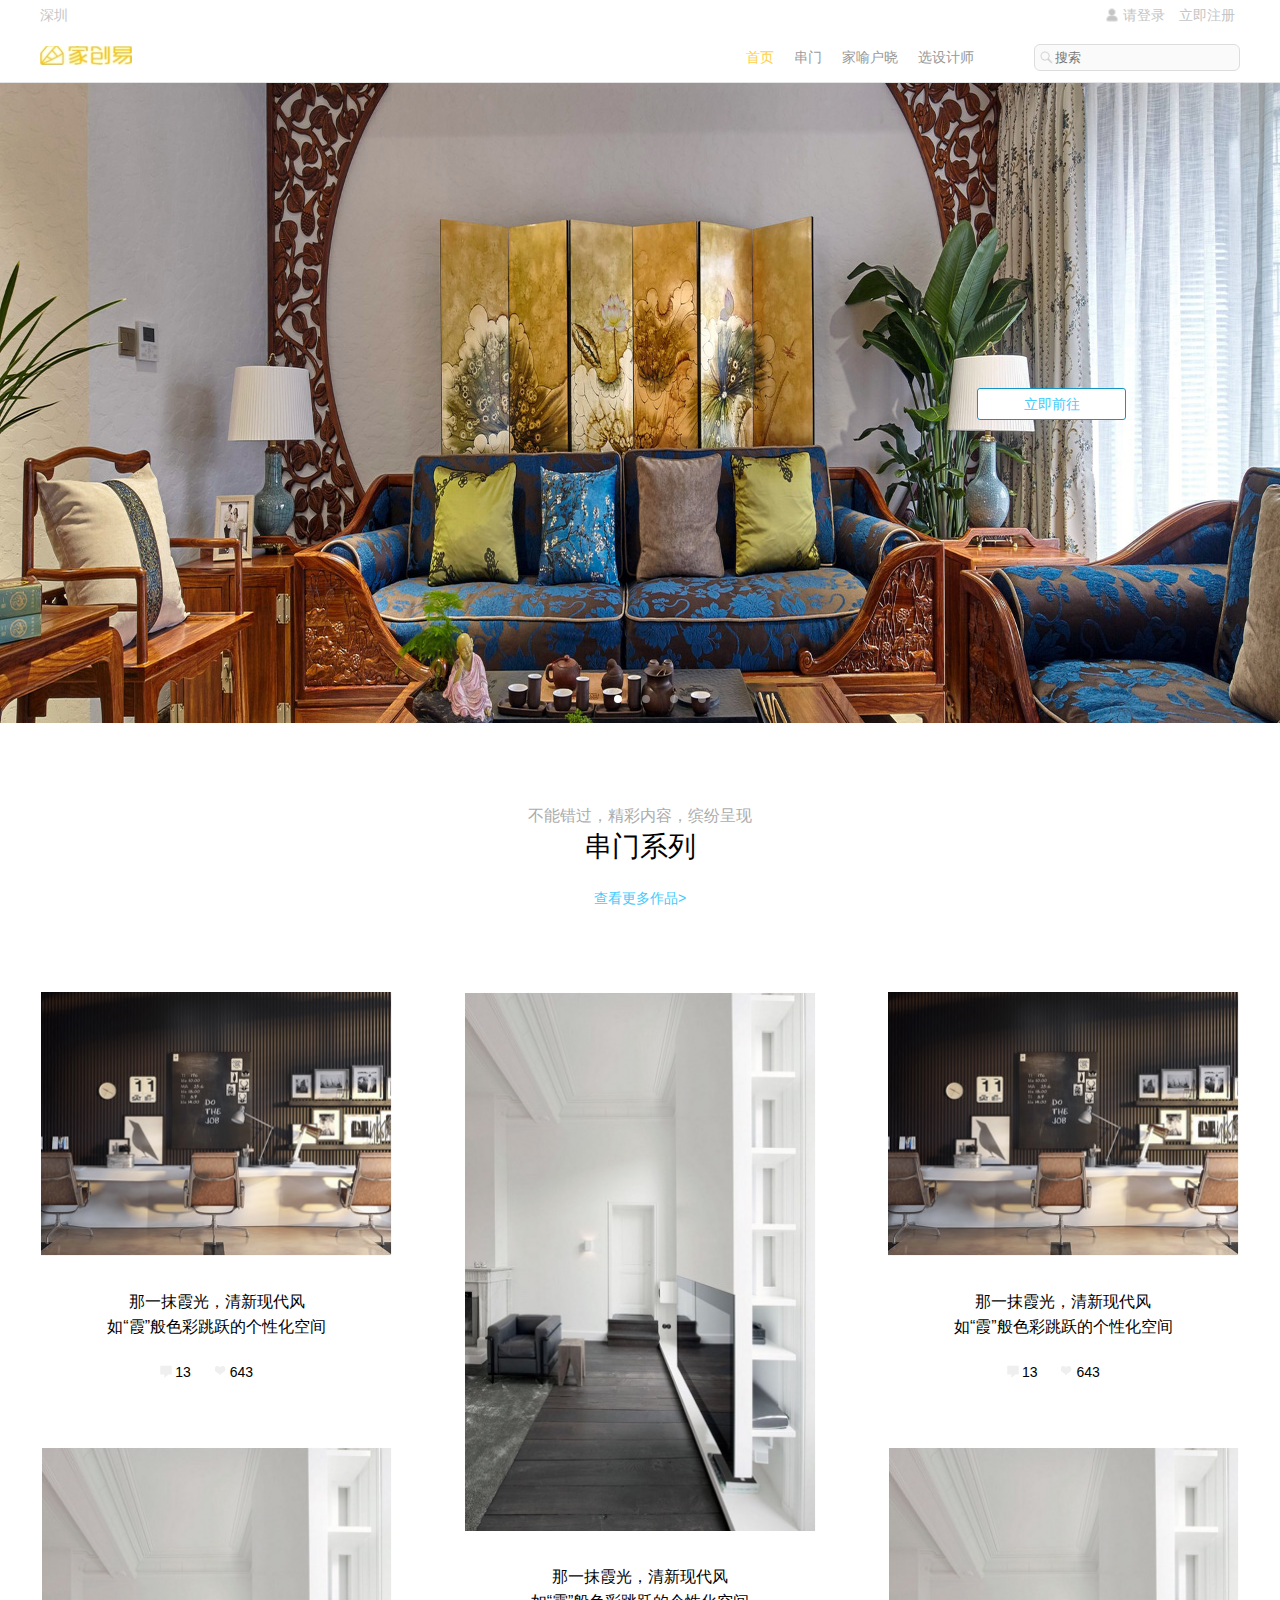
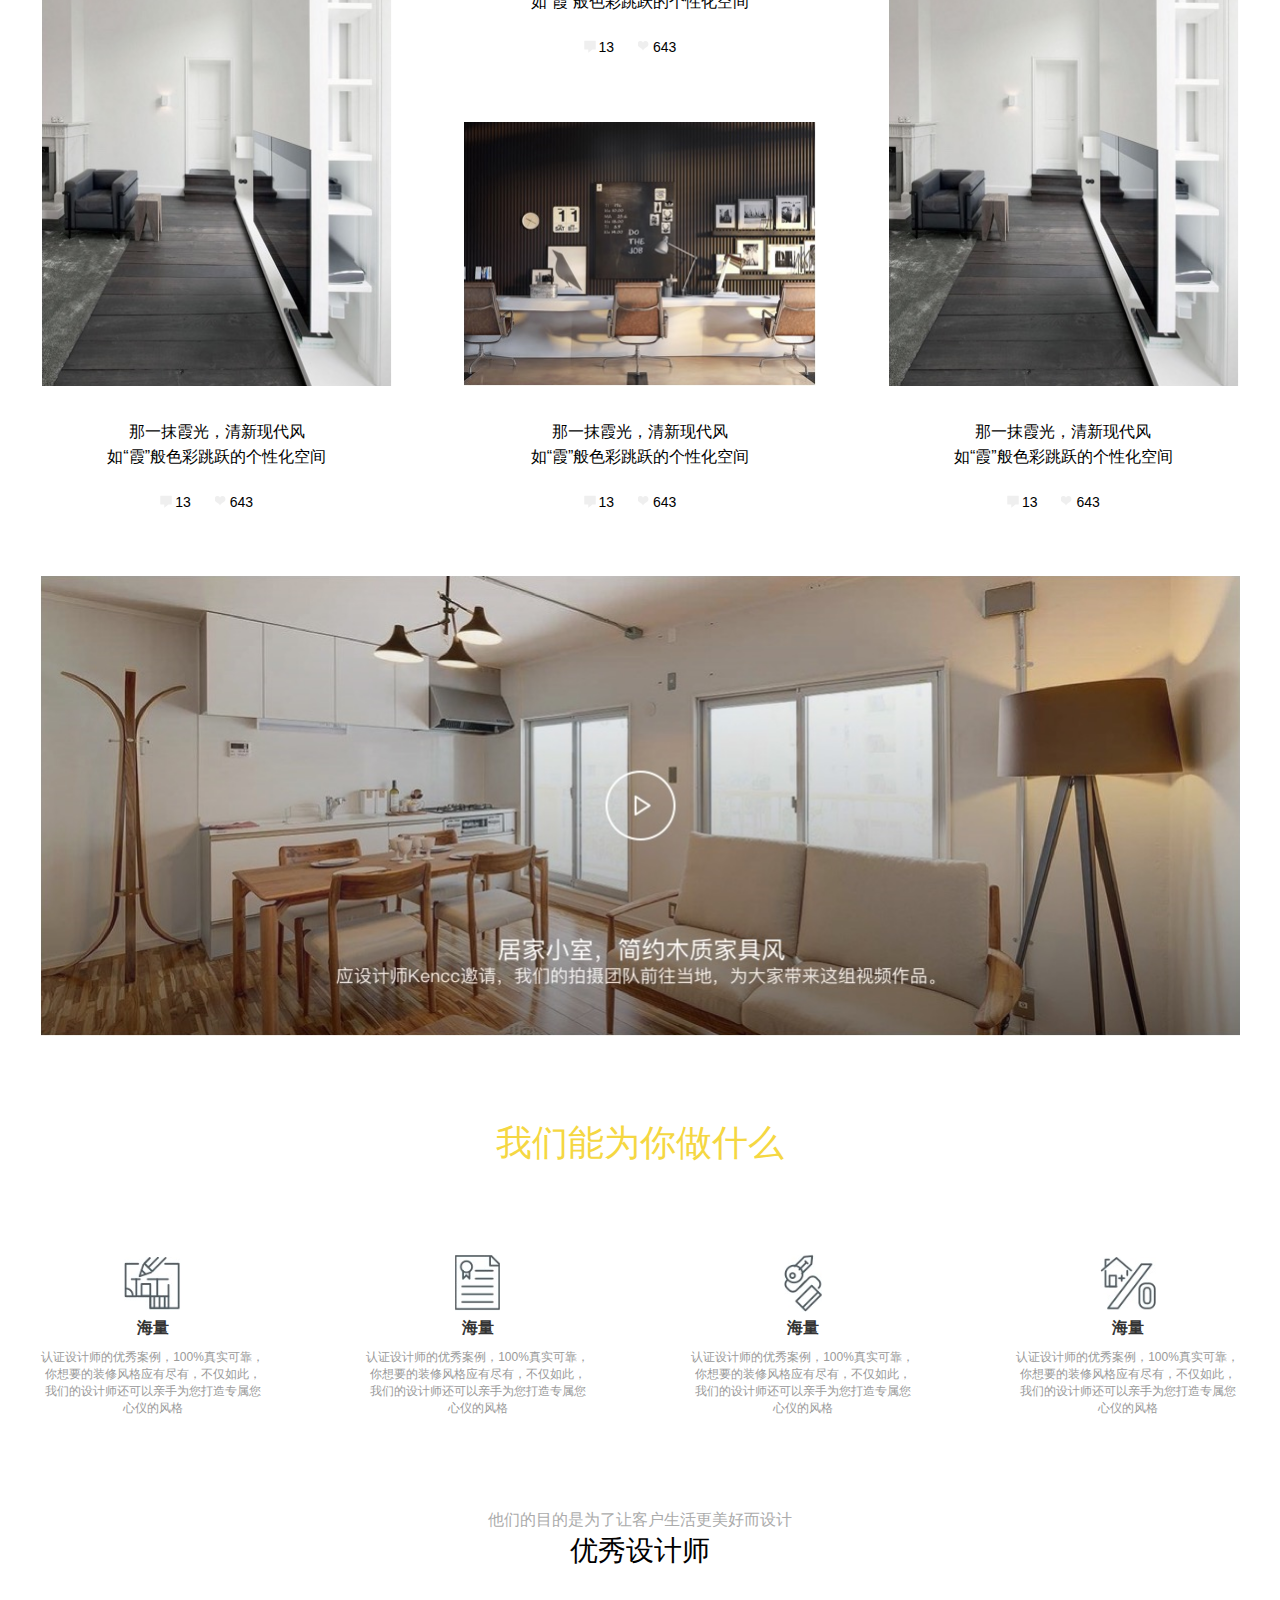
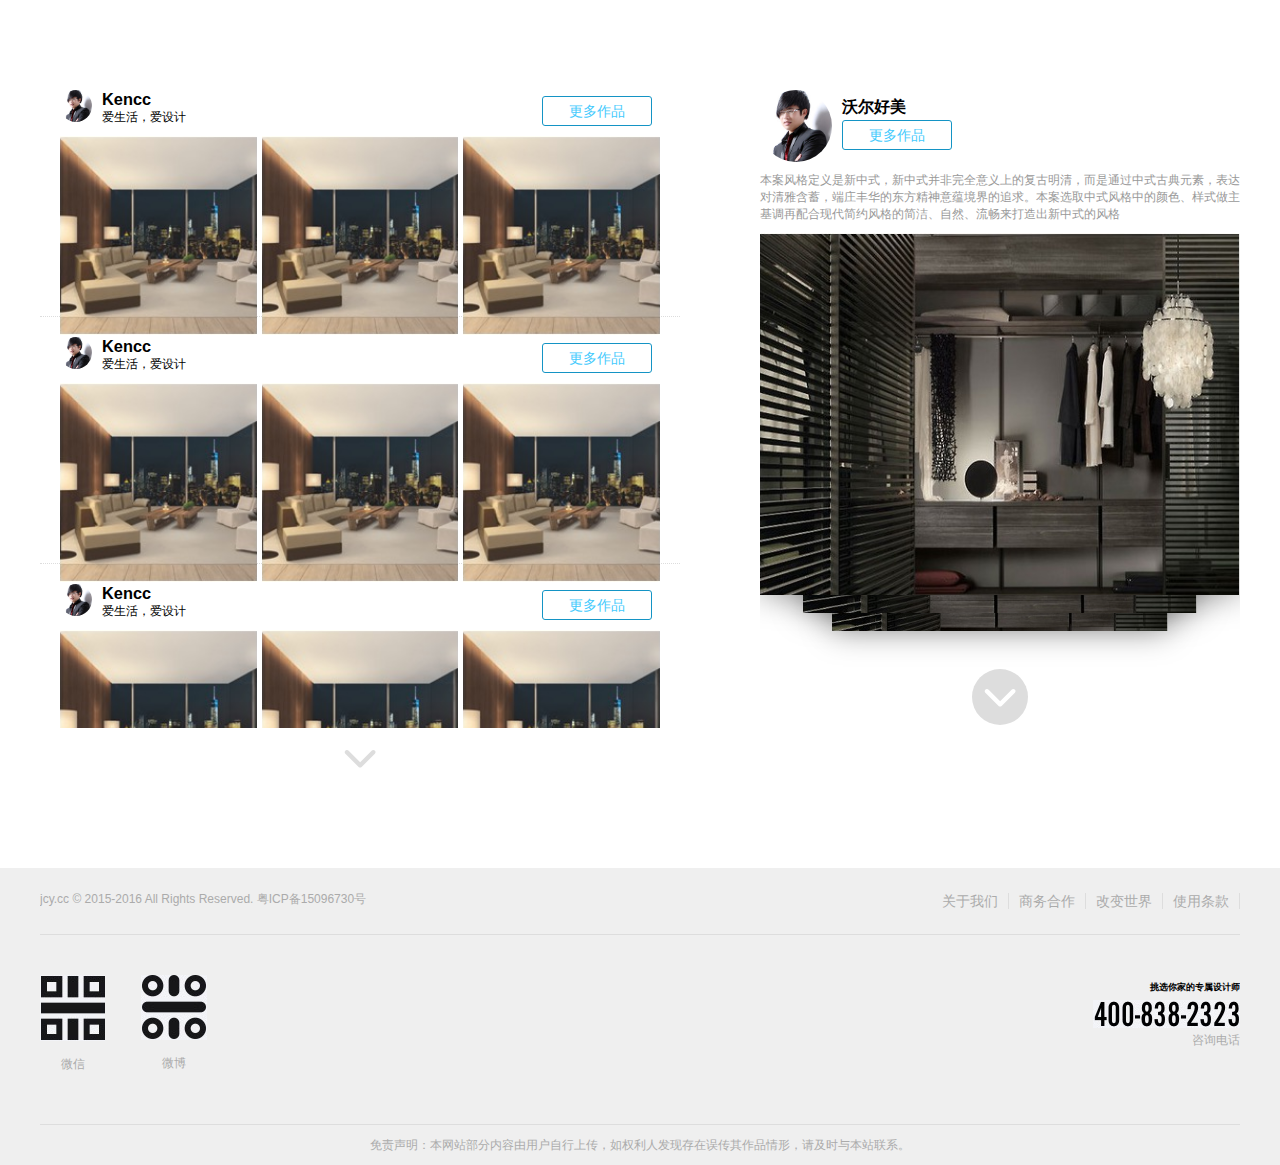
<file: index.html>
<!DOCTYPE html>
<html>
  <head>
    <meta charset="utf-8">
    <title>首页1</title>
    <link rel="stylesheet" type="text/css" href="./css/global.css">
    <link rel="stylesheet" type="text/css" href="./css/index.css">
  </head>
  <body>
  	<div class="header">
  		<div class="topbar clearfix">
  			<div class="topbar-location">
  				<dt><i class="iconfont"></i>深圳</dt>
  				<dd>
  					<ul>
  						<li> <a href=""> 上海 </a> </li>
  						<li> <a href=""> 深圳 </a> </li>
  						<li> <a href=""> 上海 </a> </li>
  						<li> <a href=""> 天津 </a> </li>
  						<li> <a href=""> 上海 </a> </li>
  						<li> <a href=""> 上海 </a> </li>
  						<li> <a href=""> 上海 </a> </li>
  						<li> <a href=""> 上海 </a> </li>
  						<li> <a href=""> 北京 </a> </li>
  						<li> <a href=""> 上海 </a> </li>
  						<li> <a href=""> 上海 </a> </li>
  						<li> <a href=""> 北京 </a> </li>
  						<li> <a href=""> 上海 </a> </li>
  						<li> <a href=""> 上海 </a> </li>
  						<li> <a href=""> 上海 </a> </li>
  						<li> <a href=""> 上海 </a> </li>
  						<li> <a href=""> 北京 </a> </li>
  						<li> <a href=""> 上海 </a> </li>
  					</ul>
  				</dd>
  			</div>
  			<div class="topbar-login">
  				<a href=""><i></i>请登录</a>
  				<a href="">立即注册</a>
  			</div>
      </div>

      <!-- navbar开始 -->
  		<div class="navbar">
  			<a href="#" class="logo">
           <img src="./images/logo.png">
        </a>

  			<div class="nav">
  				<ul class='clearfix'>
  					<li> <a href=""> 首页 </a> </li>
  					<li> <a href=""> 串门 </a> </li>
  					<li> <a href=""> 家喻户晓 </a> </li>
  					<li> <a href=""> 选设计师 </a> </li>
  				</ul>
  			</div>

  			<div class="search">
  				<input type="text" name="search" placeholder="搜索">
  			</div>
  		</div>
  	  <!-- navbar结束 -->
  	</div>
<!-- header结束 -->

<!-- carousel开始 -->
	<div class="carousel clearfix">
	  	<div class="carousel-box">
	  		<ul class='clearfix'>
          <li>
            <a href="">
              <img src="images/carousel-img0.jpg" alt="">
            </a>
          </li>
          <li>
            <a href="">
              <img src="images/carousel-img1.jpg" alt="">
            </a>
          </li>
          <li>
            <a href="">
              <img src="images/carousel-img2.jpg" alt="">
            </a>
          </li>
          <li>
            <a href="">
              <img src="images/carousel-img3.jpg" alt="">
            </a>
          </li>
	  		</ul>
	  	</div>
	  	<div class="turn-arrow">
	  		<a href="#"></a>
	  		<a href="#"></a>
	  	</div>
	  	<div class="slider-page-control">
	  		<ul>
	  			<li class="selected"></li>
	  			<li></li>
	  			<li></li>
	  			<li></li>
	  		</ul>
	  	</div>
	  	<span class="msg go"><a href="">立即前往</a></span>
  	</div>
<!-- carousel结束 -->

<!-- main开始 -->
  	<div class="main">
      <!-- recommend开始 -->
  		<div class="class-title">
  			<p>不能错过，精彩内容，缤纷呈现</p>
  			<h1>串门系列</h1>
  			<a href="#">查看更多作品></a>
  		</div>

  		<div class="recommend-container clearfix">
  			<div class="recommend">
  				<div class="recommend-content">
  					<a href="#">
              <img src="./images/img0.png">
            </a>
  					<p>那一抹霞光，清新现代风</p>
  					<p>如“霞”般色彩跳跃的个性化空间</p>
  					<div class="favor">
  						<span class="favor-left">13</span>
  						<span class="favor-right">643</span>
  					</div>
  				</div>
  				<div class="recommend-content">
  					<a href="#">
              <img src="./images/img1.png">
            </a>
  					<p>那一抹霞光，清新现代风</p>
  					<p>如“霞”般色彩跳跃的个性化空间</p>
  					<div class="favor">
  						<span class="favor-left">13</span>
  						<span class="favor-right">643</span>
  					</div>
  				</div>
  			</div>
  			<div class="recommend">
  				<div class="recommend-content">
  					<a href="#">
              <img src="./images/img1.png">
            </a>
  					<p>那一抹霞光，清新现代风</p>
  					<p>如“霞”般色彩跳跃的个性化空间</p>
  					<div class="favor">
  						<span class="favor-left">13</span>
  						<span class="favor-right">643</span>
  					</div>
  				</div>
  				<div class="recommend-content">
  					<a href="#">
              <img src="./images/img0.png">
            </a>
  					<p>那一抹霞光，清新现代风</p>
  					<p>如“霞”般色彩跳跃的个性化空间</p>
  					<div class="favor">
  						<span class="favor-left">13</span>
  						<span class="favor-right">643</span>
  					</div>
  				</div>
  			</div>
  			<div class="recommend">
  				<div class="recommend-content">
  					<a href="#">
              <img src="./images/img0.png">
            </a>
  					<p>那一抹霞光，清新现代风</p>
  					<p>如“霞”般色彩跳跃的个性化空间</p>
  					<div class="favor">
  						<span class="favor-left">13</span>
  						<span class="favor-right">643</span>
  					</div>
  				</div>
  				<div class="recommend-content">
  					<a href="#">
              <img src="./images/img1.png">
            </a>
  					<p>那一抹霞光，清新现代风</p>
  					<p>如“霞”般色彩跳跃的个性化空间</p>
  					<div class="favor">
  						<span class="favor-left">13</span>
  						<span class="favor-right">643</span>
  					</div>
  				</div>
  			</div>
  		</div>
  	 <!-- recommend结束 -->

  	<!-- video开始 -->
  		<div class="section video">
 				 <img src="./images/video.png">
  		</div>
  	<!-- video结束 -->

  	<!-- service开始 -->
  		<div class="service clearfix">
        <h1>我们能为你做什么</h1>
        <ul>
	  			<li>
	  				<i class="service1"></i>
	  				<h3>海量</h3>
	  				<p>认证设计师的优秀案例，100%真实可靠，
	  				你想要的装修风格应有尽有，不仅如此，我们的设计师还可以亲手为您打造专属您心仪的风格</p>
	  			</li>
	  			<li>
	  				<i class="service2"></i>
	  				<h3>海量</h3>
	  				<p>认证设计师的优秀案例，100%真实可靠，
	  				你想要的装修风格应有尽有，不仅如此，我们的设计师还可以亲手为您打造专属您心仪的风格</p>
	  			</li>
	  			<li>
	  				<i class="service3"></i>
	  				<h3>海量</h3>
	  				<p>认证设计师的优秀案例，100%真实可靠，
	  				你想要的装修风格应有尽有，不仅如此，我们的设计师还可以亲手为您打造专属您心仪的风格</p>
	  			</li>
	  			<li>
	  				<i class="service4"></i>
	  				<h3>海量</h3>
	  				<p>认证设计师的优秀案例，100%真实可靠，
	  				你想要的装修风格应有尽有，不仅如此，我们的设计师还可以亲手为您打造专属您心仪的风格</p>
	  			</li>
	  		</ul>
  		</div>
  	<!-- service结束 -->

  	<!-- designer开始 -->
  	    <div class="section">
          <div class="class-title">
            <p>他们的目的是为了让客户生活更美好而设计</p>
            <h1>优秀设计师</h1>
          </div>
          <div class="designer-box clearfix">
             <!-- designer-left开始 -->
            <div class="designer-left">
              <div class="designer">
                <div class="designer-list">
                  <div class="designer-pieces clearfix">
                      <div class="designer-img"> <img src="./images/designer-img.jpg"> </div>
                      <div class="designer-name">
                        <h3>Kencc</h3>
                        <p>爱生活，爱设计</p>
                      </div>
                    <span class="msg more-pieces"> <a href="">更多作品</a> </span>
                  </div>
                  <ul>
                    <li>
                      <a href=""> <img src="./images/works-img0.png"></a>
                    </li>
                    <li>
                      <a href=""> <img src="./images/works-img0.png"></a>
                    </li>
                    <li>
                      <a href=""> <img src="./images/works-img0.png"></a>
                    </li>
                  </ul>
                </div>

                <div class="designer-list">
                  <div class="designer-pieces clearfix">
                      <div class="designer-img"> <img src="./images/designer-img.jpg"> </div>
                      <div class="designer-name">
                        <h3>Kencc</h3>
                        <p>爱生活，爱设计</p>
                      </div>
                    <span class="msg more-pieces"> <a href="">更多作品</a> </span>
                  </div>
                  <ul>
                    <li>
                      <a href=""> <img src="./images/works-img0.png"></a>
                    </li>
                    <li>
                      <a href=""> <img src="./images/works-img0.png"></a>
                    </li>
                    <li>
                      <a href=""> <img src="./images/works-img0.png"></a>
                    </li>
                  </ul>
                </div>

                <div class="designer-list">
                  <div class="designer-pieces clearfix">
                      <div class="designer-img"> <img src="./images/designer-img.jpg"> </div>
                      <div class="designer-name">
                        <h3>Kencc</h3>
                        <p>爱生活，爱设计</p>
                      </div>
                    <span class="msg more-pieces"> <a href="">更多作品</a> </span>
                  </div>
                  <ul>
                    <li>
                      <a href=""> <img src="./images/works-img0.png"></a>
                    </li>
                    <li>
                      <a href=""> <img src="./images/works-img0.png"></a>
                    </li>
                    <li>
                      <a href=""> <img src="./images/works-img0.png"></a>
                    </li>
                  </ul>
                </div> 

                <div class="designer-list">
                  <div class="designer-pieces clearfix">
                      <div class="designer-img"> <img src="./images/designer-img.jpg"> </div>
                      <div class="designer-name">
                        <h3>Kencc</h3>
                        <p>爱生活，爱设计</p>
                      </div>
                    <span class="msg more-pieces"> <a href="">更多作品</a> </span>
                  </div>
                  <ul>
                    <li>
                      <a href=""> <img src="./images/works-img0.png"></a>
                    </li>
                    <li>
                      <a href=""> <img src="./images/works-img0.png"></a>
                    </li>
                    <li>
                      <a href=""> <img src="./images/works-img0.png"></a>
                    </li>
                  </ul>
                </div>

                <div class="designer-list">
                  <div class="designer-pieces clearfix">
                      <div class="designer-img"> <img src="./images/designer-img.jpg"> </div>
                      <div class="designer-name">
                        <h3>Kencc</h3>
                        <p>爱生活，爱设计</p>
                      </div>
                    <span class="msg more-pieces"> <a href="">更多作品</a> </span>
                  </div>
                  <ul>
                    <li>
                      <a href=""> <img src="./images/works-img0.png"></a>
                    </li>
                    <li>
                      <a href=""> <img src="./images/works-img0.png"></a>
                    </li>
                    <li>
                      <a href=""> <img src="./images/works-img0.png"></a>
                    </li>
                  </ul>
                </div>

              </div>
              <div class="designer-pieces-scroll"></div> 

            </div>

             <!-- designer-left结束 -->

  	    	   <!-- designer-right开始 -->
  	    		<div class="designer-right">
  	    			<div class="designer-pieces clearfix">
  	    					<div class="designer-img"> <img src="./images/designer-img.jpg"> </div>
  	    					<div class="designer-name">
  	    						<h3>沃尔好美</h3>
  	    						<span class="msg more-pieces"> <a href="">更多作品</a> </span>
  	    					</div>
  	    			</div>
  	    			<p>本案风格定义是新中式，新中式并非完全意义上的复古明清，而是通过中式古典元素，表达对清雅含蓄，端庄丰华的东方精神意蕴境界的追求。本案选取中式风格中的颜色、样式做主基调再配合现代简约风格的简洁、自然、流畅来打造出新中式的风格</p>
  	    			<div class="designer-carousel">
  	    				<ul>
  	    					<li class="designer-carousel1">
                     <a href=""> <img src="./images/right-pieces0.png"> </a> 
                  </li>
  	    					<li class="designer-carousel2">
                     <a href=""> <img src="./images/right-pieces0.png"></a>
                  </li>
  	    					<li class="designer-carousel3">
                     <a href=""> <img src="./images/right-pieces0.png"></a> 
                  </li>
  	    				</ul>
  	    				<div class="designer-carousel-scroll"><i></i></div>
  	    			</div>

  	    		</div>
  	    	   <!-- designer-right结束 -->

  	    	</div>
  	    </div>
  	<!-- designer结束 -->
  	</div>
<!-- main结束 -->

<!-- footer开始 -->
	<div class="footer clearfix">
	 	<div class="footer-nav clearfix">
	  		<p>jcy.cc © 2015-2016 All Rights Reserved. 粤ICP备15096730号</p>
	  		<ul>
	  			<li> <a href=""> 关于我们 </a> </li>
	  			<li> <a href=""> 商务合作 </a> </li>
	  			<li> <a href=""> 改变世界 </a> </li>
	  			<li> <a href=""> 使用条款 </a> </li>
	  		</ul>
	 	</div>

	 	<div class="message clearfix">
	  		<div class="wechat">
	  			<img src="./images/wechat.png">
	  			<p>微信</p>
	  		</div>
	  		<div class="weibo">
				<img src="./images/weibo.png">
	  			<p>微博</p>
	  		</div>
	  		<div class="phone-msg">
	  			<h6>挑选你家的专属设计师</h6>
	  			<h1><img src="./images/pohone.png"></h1>
	  			<p>咨询电话</p>
	  		</div>
	    </div>
	    <p>免责声明：本网站部分内容由用户自行上传，如权利人发现存在误传其作品情形，请及时与本站联系。</p>
	</div>
 <!-- footer结束  -->
</body>
<script type="text/javascript" src="./js/lib/jquery/dist/jquery.min.js"></script>
<script type="text/javascript" src="./js/index.js"></script>
</html>
</file>
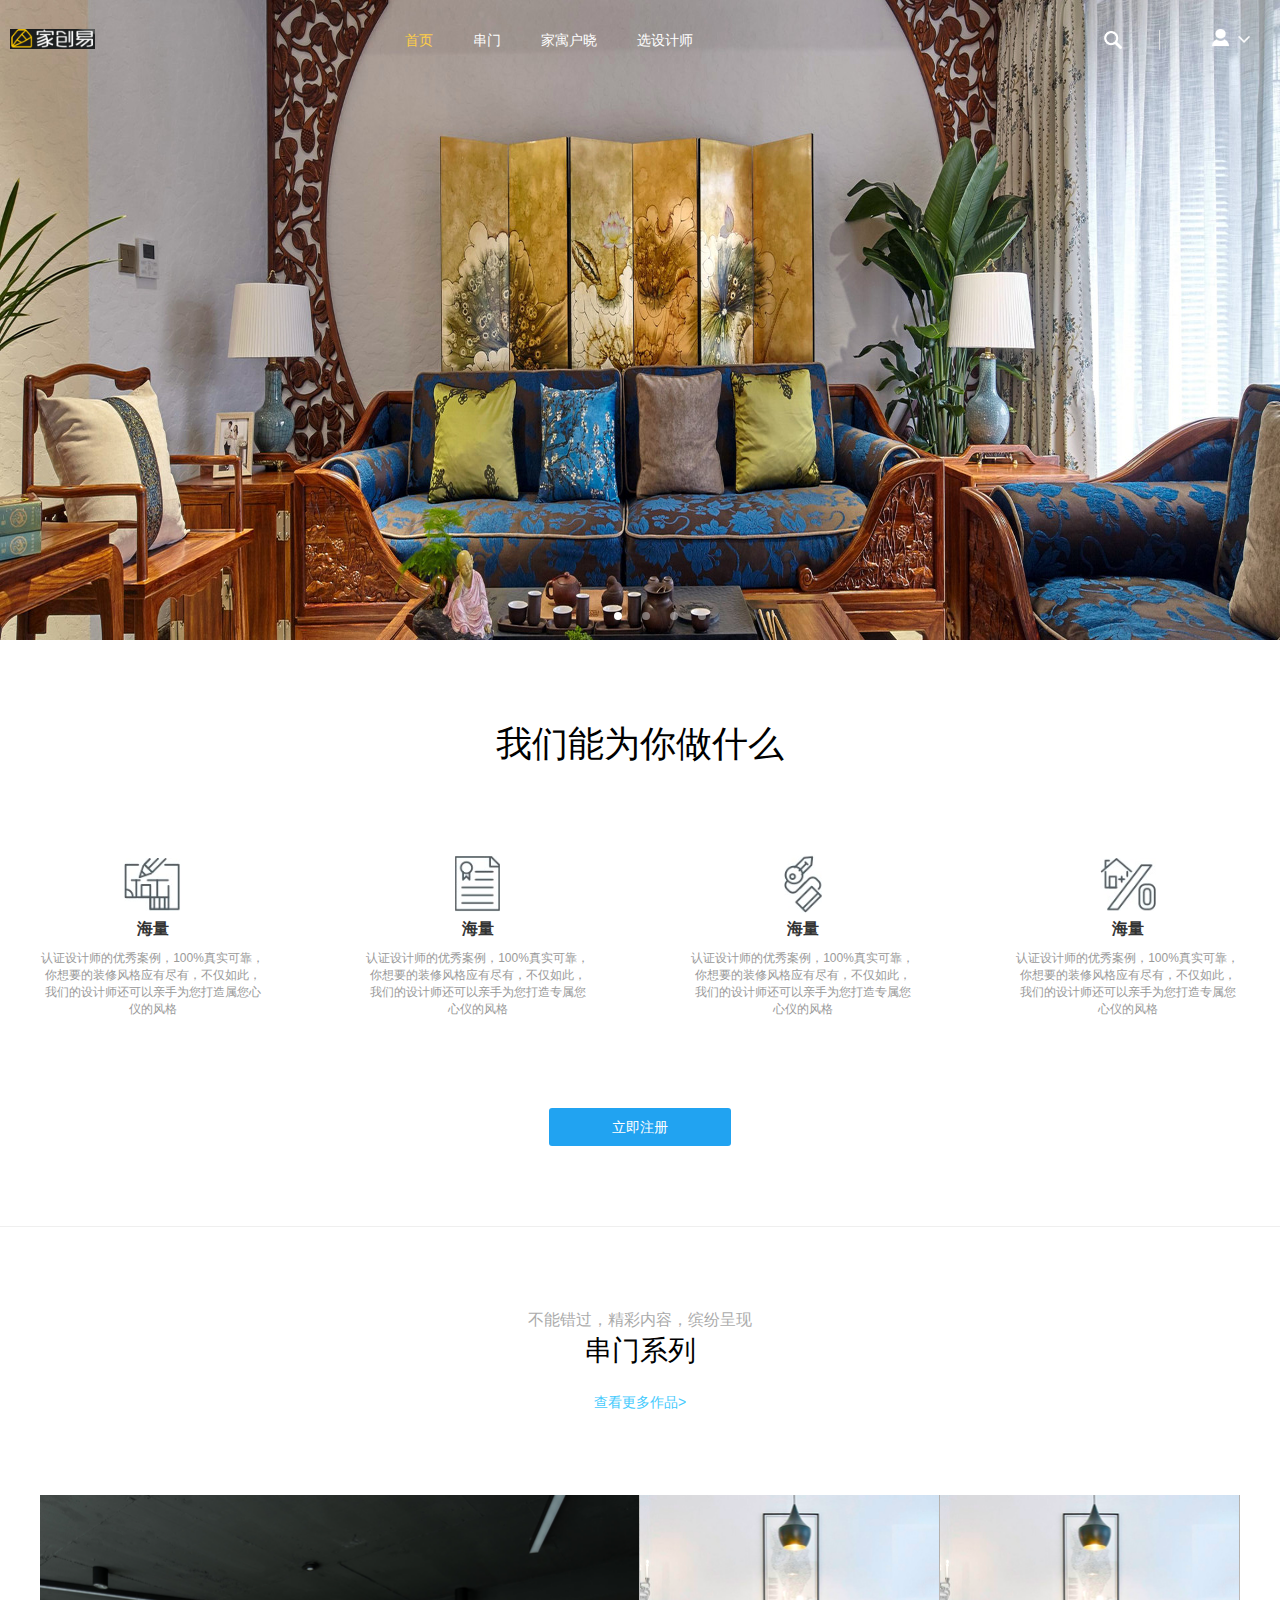
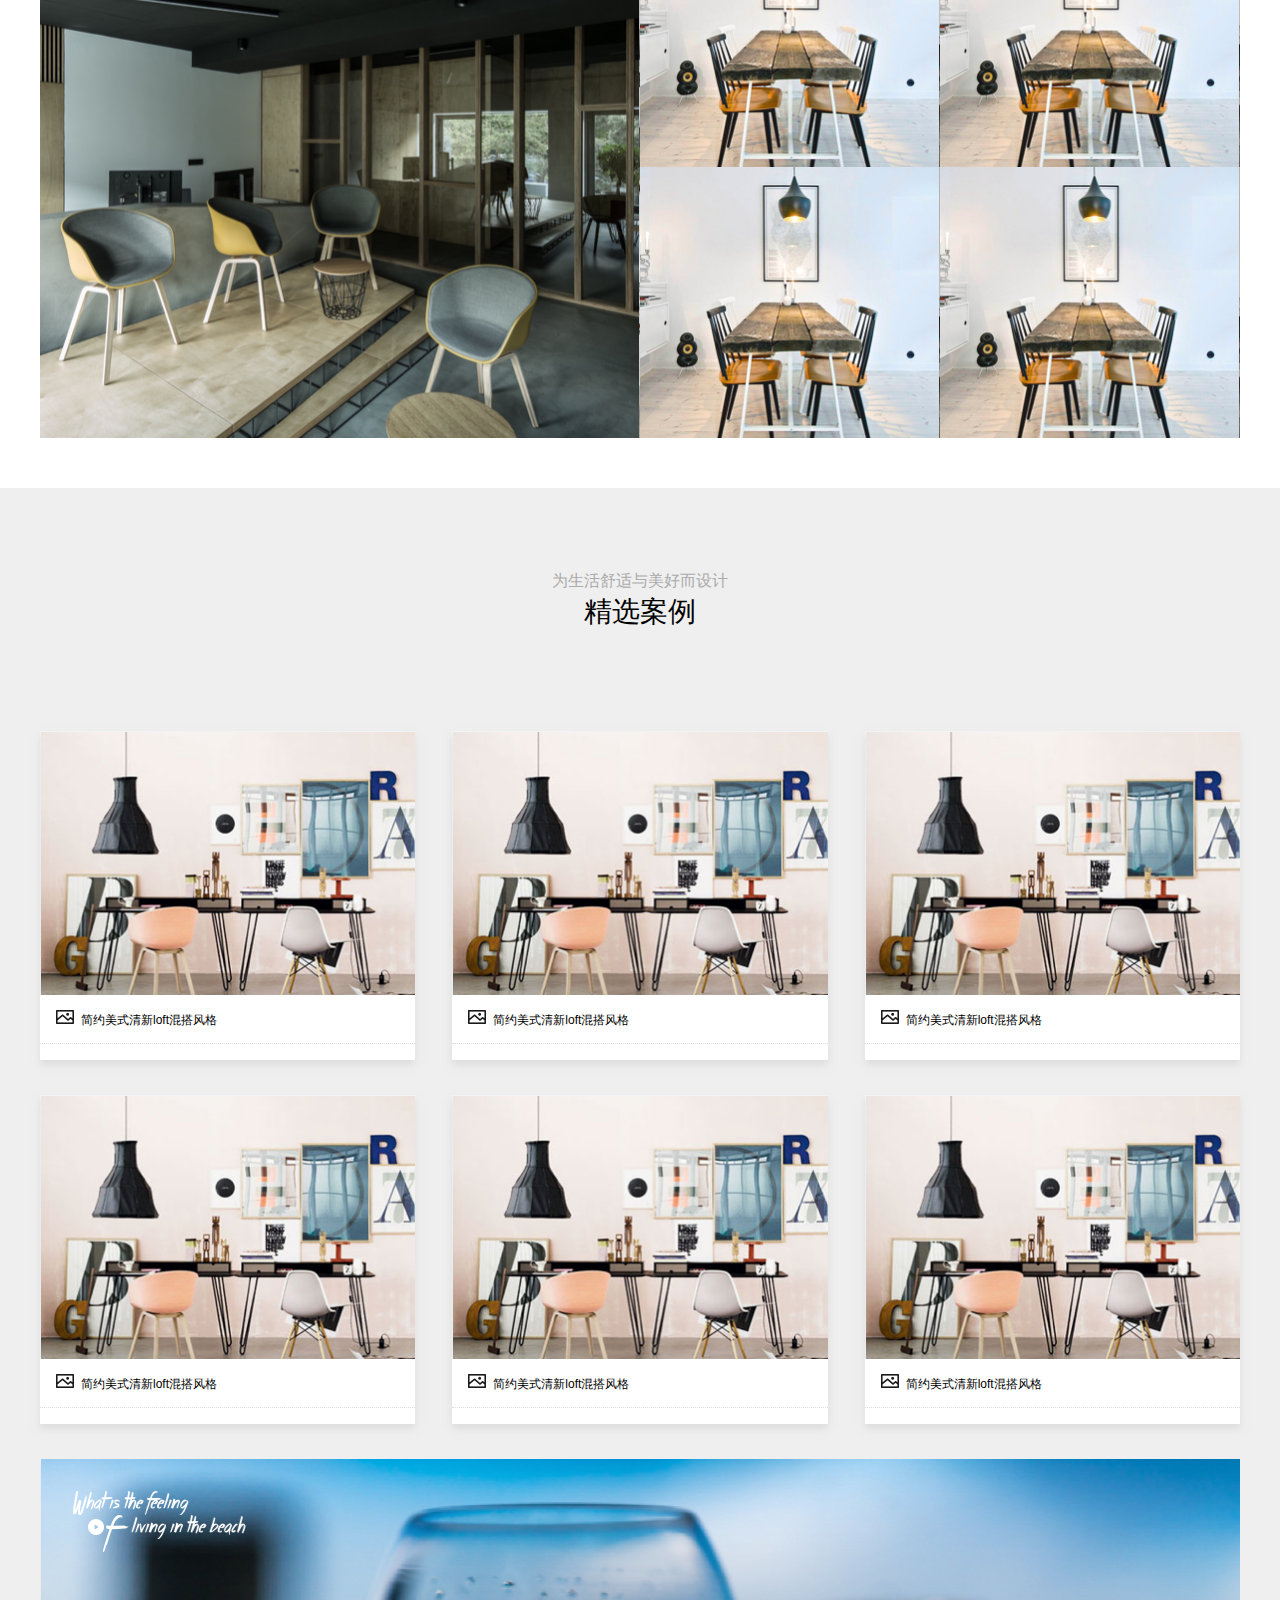
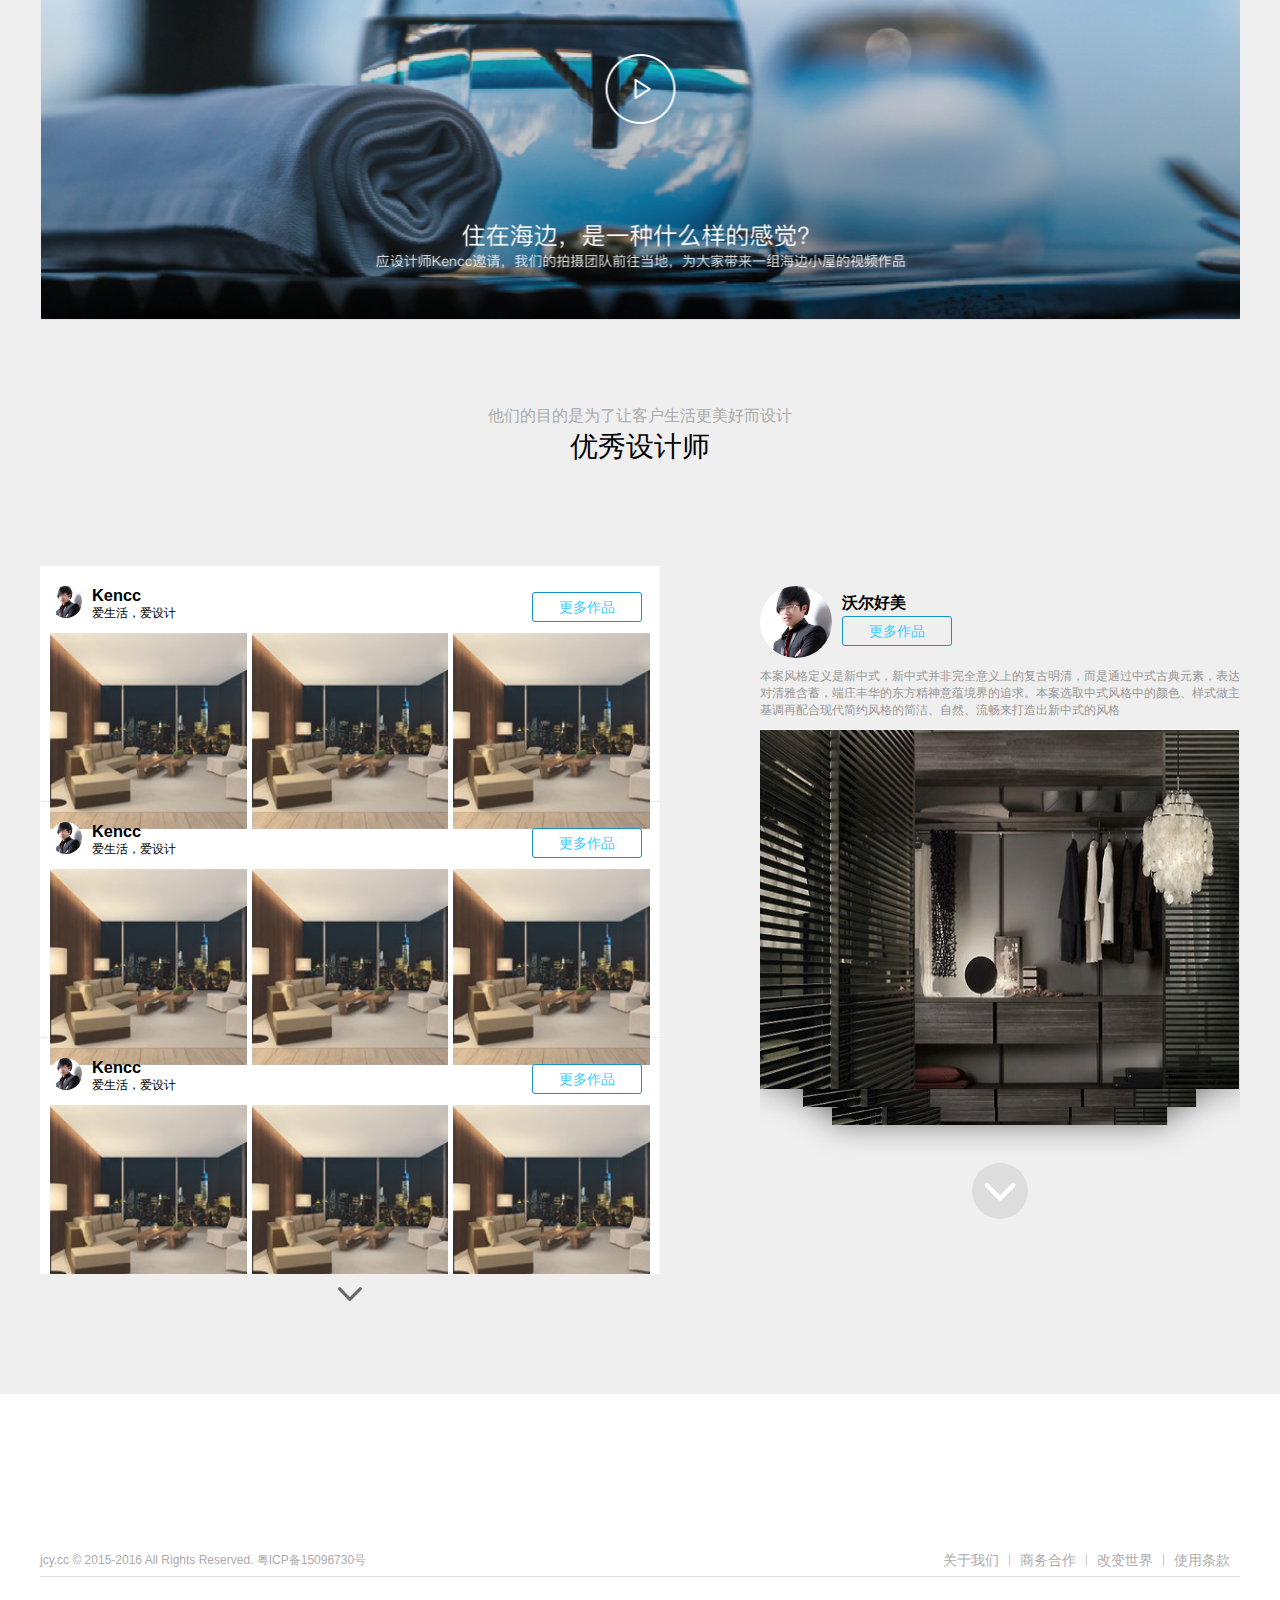
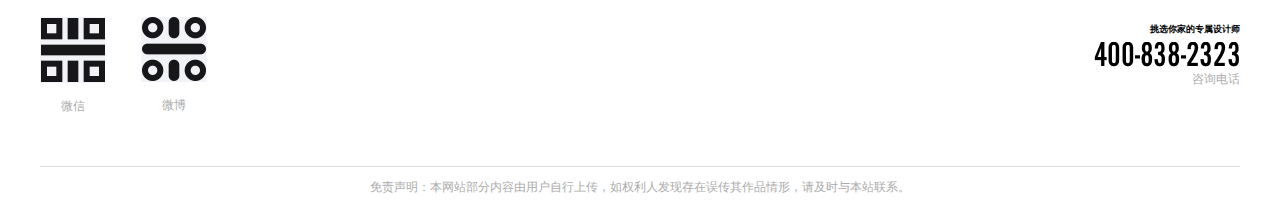
<file: index2.html>
<!DOCTYPE html>
<html>
  <head>
   	<meta charset="utf-8">
  	<title>首页2</title>
  	<link rel="stylesheet" type="text/css" href="./css/global.css">
  	<link rel="stylesheet" type="text/css" href="./css/index2.css">
  	<script type="text/javascript" src="./js/lib/jquery/dist/jquery.min.js"></script>
  </head>
  <body>
  	<div class="top-box clearbox">
        <div class="nav-box">
            <div class="navbar">
   		 		<div class="logo">
               	    <a href="#">
               	      <img src="./images/logo2.png">
               	    </a>
    		 	</div>
   		 		<div class="nav">
   		 			<ul>
   		 				<li>
               				<a href="#">首页</a>
             			</li>
   		 				<li>
                       		<a href="#">串门</a>
              			</li>
   		 				<li>
                			<a href="#">家寓户晓</a>
             			</li>
   		 				<li>
                			<a href="#">选设计师</a>
              			</li>
   		 			</ul>
   		 		</div>
  				<div class="search-box">
   		 			<input type="text" name="search" placeholder="">
   		 		</div>
   		 		<div class="login-box">
   		 			<dt></dt>
   		 			<dd>
   		 				<ul>
   		 					<li>
                 				<a href="#">登录</a>
                			</li>
   		 					<li>
                  				<a href="#">注册</a>
                			</li>
   		 				</ul>
   		 			</dd>
   		 		</div>

   		 	</div>
   		</div>
   	<!-- carousel开始 -->
  		<div class="carousel clearfix">
  		  	<div class="carousel-box">
  		  		<ul class='clearfix'>
  		  			<li>
  		  				<a href="">
  		  					<img src="./images/carousel-img0.jpg" alt="" />
  		  				</a>
  		  			</li>
  		  			<li>
  		  				<a href="">
  		  					<img src="./images/carousel-img1.jpg" alt="" />
  		  				</a>
  		  			</li>
      	      		<li>
  		  				<a href="">
  		  					<img src="./images/carousel-img2.jpg" alt="" />
  		  				</a>
  		  			</li>
      	      		<li>
  		  				<a href="">
  		  					<img src="./images/carousel-img3.jpg" alt="" />
  		  				</a>
  		  			</li>
  		  		</ul>
  		  	</div>
  		  	<div class="turn-arrow">
  		  		<a href="#"></a>
  		  		<a href="#"></a>
  		  	</div>
  		  	<div class="slider-page-control">
  		  		<ul>
  		  			<li class="selected"></li>
  		  			<li></li>
  		  			<li></li>
  		  			<li></li>
  		  		</ul>
  		  	</div>
    	</div>
  	<!-- carousel结束 -->
  	</div>
  <!-- top-box结束 -->
  <!-- service开始 -->
  	<div class="service clearfix">
  	    <h1>我们能为你做什么</h1>
  	    <ul>
    		<li>
  		  		<i class="service1"></i>
  		  		<h3>海量</h3>
  		  		<p>认证设计师的优秀案例，100%真实可靠，
  		  			你想要的装修风格应有尽有，不仅如此，我们的设计师还可以亲手为您打造属您心仪的风格
  		  		</p>
  		    </li>
			<li>
  		  		<i class="service2"></i>
  		  		<h3>海量</h3>
  		  		<p>认证设计师的优秀案例，100%真实可靠，
  		  			你想要的装修风格应有尽有，不仅如此，我们的设计师还可以亲手为您打造专属您心仪的风格
  		  		</p>
  		  	</li>
  		  	<li>
  		  		<i class="service3"></i>
  		  		<h3>海量</h3>
  		  		<p>认证设计师的优秀案例，100%真实可靠，
  		  			你想要的装修风格应有尽有，不仅如此，我们的设计师还可以亲手为您打造专属您心仪的风格
  		  		</p>
  		  	</li>
  		  	<li>
  		  		<i class="service4"></i>
  		  		<h3>海量</h3>
  		  		<p>认证设计师的优秀案例，100%真实可靠，
  		  				你想要的装修风格应有尽有，不仅如此，我们的设计师还可以亲手为您打造专属您心仪的风格
  		  		</p>
  		  	</li>
  		</ul>
  	</div>
  <!-- service结束 -->

  <!-- regsiter-box开始 -->
  	<div class="regsiter-box">
  		<div class="regsiter">
  			<a href="#">立即注册</a>
  		</div>
  	</div>
  <!-- regsiter-box结束 -->

  <!-- class-title开始 -->
      <div class="class-title">
    			<p>不能错过，精彩内容，缤纷呈现</p>
    			<h1>串门系列</h1>
    			<a href="#">查看更多作品></a>
    	</div>
  <!-- class-title结束 -->

  <!-- recommend-box开始 -->
  	<div class="recommend-box clearbox">
  		<div class="section recommend">
  			<div class="recommend-content">
  				<a href="#">
  					<img src="./images/recomend-left.png">
  				</a>
  			</div>
  			<div class="recommend-content">
  				<ul>
  					<li>
  					    <a href="">
  					   		<img src="./images/recomend-right.png">
  					   	</a>
  				    </li>
  					<li>
  					    <a href="">
  					   		<img src="./images/recomend-right.png">
  					   	</a>
  				    </li>
  				</ul>
  				<ul>
  					<li>
  					    <a href="">
  					   		<img src="./images/recomend-right.png">
  					   	</a> </li>
  					<li>
  					    <a href="">
  					   		<img src="./images/recomend-right.png">
  					   	</a> </li>
  				</ul>
  			</div>
  		</div>
  	</div>
  <!-- recommend-box结束 -->

  <!-- case-box开始 -->
  	<div class="case-box clearfix">
  		<!-- class-title开始 -->
  	    <div class="class-title">
  	  			<p>为生活舒适与美好而设计</p>
  	  			<h1>精选案例</h1>
  	  	</div>
  		<!-- class-title结束 -->

  		<!-- case开始 -->
  		<div class="section">
  			<ul class="case clearfix">
  				<li>
  					<a href="#">
  						<img src="./images/case0.png">
  					</a>
  					<p>
  						<a href="#">简约美式清新loft混搭风格</a>
  					</p>
  					<p><span>2607</span>收藏</p>
  				</li>
  				<li>
  					<a href="#">
  						<img src="./images/case0.png">
  					</a>
  					<p>
  						<a href="#">简约美式清新loft混搭风格</a>
  					</p>
  					<p><span>2607</span>收藏</p>
  				</li>
  				<li>
  					<a href="#">
  						<img src="./images/case0.png">
  					</a>
  					<p>
  						<a href="#">简约美式清新loft混搭风格</a>
  					</p>
  					<p><span>2607</span>收藏</p>
  				</li>
  			</ul>

  			<ul class="case clearfix">
  				<li>
  					<a href="#">
  						<img src="./images/case0.png">
  					</a>
  					<p>
  						<a href="#">简约美式清新loft混搭风格</a>
  					</p>
  					<p><span>2607</span>收藏</p>
  				</li>
  				<li>
  					<a href="#">
  						<img src="./images/case0.png">
  					</a>
  					<p>
  						<a href="#">简约美式清新loft混搭风格</a>
  					</p>
  					<p><span>2607</span>收藏</p>
  				</li>
  				<li>
  					<a href="#">
  						<img src="./images/case0.png">
  					</a>
  					<p>
  						<a href="#">简约美式清新loft混搭风格</a>
  					</p>
  					<p><span>2607</span>收藏</p>
  				</li>
  			</ul>
  		</div>
  		<!-- case结束 -->

  		<!-- video开始 -->
    		<div class="section video">
   				 <img src="./images/video0.png">
    		</div>
   		<!-- video结束 -->

   		  	<!-- designer开始 -->
    	    <div class="section">
            <div class="class-title">
              <p>他们的目的是为了让客户生活更美好而设计</p>
               <h1>优秀设计师</h1>
            </div>
            <div class="designer-box clearfix">
                <!-- designer-left开始 -->
                <div class="designer-left">
                    <div class="designer">
                		<div class="designer-list">
                		    <div class="designer-pieces clearfix">
                		        <div class="designer-img">
                		            <img src="./images/designer-img.jpg"> </div>
                		        <div class="designer-name">
                		            <h3>Kencc</h3>
                		            <p>爱生活，爱设计</p>
                		        </div>
                		        <span class="msg more-pieces">
                		           <a href="">更多作品</a>
                		        </span>
                		    </div>
                		    <ul>
                		        <li>
                		        	<a href="">
                		         	    <img src="./images/works-img0.png">
                		       		</a>
                		        </li>
                		        <li>
                		        	<a href="">
                		         	   <img src="./images/works-img0.png">
                		        	</a>
                		        </li>
                		        <li>
                		        	<a href="">
                		         	   <img src="./images/works-img0.png">
                		            </a>
                		        </li>
                		    </ul>
                		</div>
                		<div class="designer-list">
                		    <div class="designer-pieces clearfix">
                		        <div class="designer-img">
                		           <img src="./images/designer-img.jpg">
                		        </div>
                		        <div class="designer-name">
                		           <h3>Kencc</h3>
                		           <p>爱生活，爱设计</p>
                		        </div>
                		        <span class="msg more-pieces">
                		            <a href="">更多作品</a>
                		        </span>
                		    </div>
                		    <ul>
                		     	<li>
                		     	    <a href="">
                		     	        <img src="./images/works-img0.png">
                		     	    </a>
                		     	</li>
                		     	<li>
                		     	    <a href="">
                		                <img src="./images/works-img0.png">
                		     	    </a>
                		     	</li>
                		      	<li>
                		       	    <a href="">
                		        	    <img src="./images/works-img0.png">
                		       	    </a>
                		      	</li>
                		    </ul>
                		</div>
                		<div class="designer-list">
                	   	    <div class="designer-pieces clearfix">
                		        <div class="designer-img">
                		            <img src="./images/designer-img.jpg">
                		        </div>
                		        <div class="designer-name">
                		            <h3>Kencc</h3>
                		            <p>爱生活，爱设计</p>
                		        </div>
                		        <span class="msg more-pieces">
                		            <a href="">更多作品</a>
                		        </span>
                		    </div>
                		    <ul>
                		      	<li>
                		       	    <a href="">
                		          	    <img src="./images/works-img0.png">
                		        	</a>
                		        </li>
                		        <li>
                		        	<a href="">
                		        	    <img src="./images/works-img0.png">
                		        	</a>
                		     	</li>
                		      	<li>
                		        	<a href="">
                		         		<img src="./images/works-img0.png">
                		            </a>
                		        </li>
                		    </ul>
                		</div>  
                			<div class="designer-list">
                		    <div class="designer-pieces clearfix">
                		        <div class="designer-img">
                		            <img src="./images/designer-img.jpg">
                		        </div>
                		        <div class="designer-name">
                		            <h3>Kencc</h3>
                		            <p>爱生活，爱设计</p>
                		        </div>
                		     	<span class="msg more-pieces">
                		     	    <a href="">更多作品</a>
                		     	</span>
                		    </div>
                		    <ul>
                		        <li>
                		            <a href="">
                		                <img src="./images/works-img0.png">
                		            </a>
                		        </li>
                		        <li>
                		            <a href="">
                		                <img src="./images/works-img0.png">
                		            </a>
                		        </li>
                		        <li>
                		            <a href="">
                		                <img src="./images/works-img0.png">
                		            </a>
                		        </li>
                		    </ul>
                		</div>
                		<div class="designer-list">
                		    <div class="designer-pieces clearfix">
                		        <div class="designer-img">
                		            <img src="./images/designer-img.jpg">
                		        </div>
                		        <div class="designer-name">
                		            <h3>Kencc</h3>
                		            <p>爱生活，爱设计</p>
                		        </div>
                		        <span class="msg more-pieces">
                		            <a href="">更多作品</a>
                		        </span>
                		    </div>
                		    <ul>
                		        <li>
                		            <a href="">
                		                <img src="./images/works-img0.png">
                		            </a>
                		        </li>
                		        <li>
                		            <a href="">
                		           	    <img src="./images/works-img0.png">
                		            </a>
                		        </li>
                		        <li>
                		            <a href="">
                		                <img src="./images/works-img0.png">
                		            </a>
                		        </li>
                		    </ul>
                		</div>    
	
	        	        <div class="designer-list">
	        	            <div class="designer-pieces clearfix">
	        	                <div class="designer-img"> 
	        	                	<img src="./images/designer-img.jpg"> 
	        	                </div>
	        	                <div class="designer-name">
	        	                    <h3>Kencc</h3>
	        	                    <p>爱生活，爱设计</p>
	        	                </div>
	        	                <span class="msg more-pieces"> 
	        	                    <a href="">更多作品</a>
	        	                </span>
	        	            </div>
	        	            <ul>
	        	                <li>
	        	                    <a href=""> <img src="./images/works-img0.png"></a>
	        	                </li>
	        	                <li>
	        	                    <a href=""> <img src="./images/works-img0.png"></a>
	        	                </li>
	        	                <li>
	        	                    <a href=""> <img src="./images/works-img0.png"></a>
	        	                </li>
	        	            </ul>
	        	        </div>
            	    </div>
            	    <div class="designer-pieces-scroll"></div>
            	</div>    
                   <!-- designer-left结束 -->

    	    	   <!-- designer-right开始 -->
    	    		<div class="designer-right">
    	    			<div class="designer-pieces clearfix">
    	    					<div class="designer-img">
                      <img src="./images/designer-img.jpg">
                    </div>
    	    					<div class="designer-name">
    	    						<h3>沃尔好美</h3>
    	    						<span class="msg more-pieces"> <a href="">更多作品</a> </span>
    	    					</div>
    	    			</div>
    	    			<p>本案风格定义是新中式，新中式并非完全意义上的复古明清，而是通过中式古典元素，表达对清雅含蓄，端庄丰华的东方精神意蕴境界的追求。本案选取中式风格中的颜色、样式做主基调再配合现代简约风格的简洁、自然、流畅来打造出新中式的风格</p>
    	    			<div class="designer-carousel">
    	    				<ul>
    	    					<li class="designer-carousel1">
                       <a href=""> <img src="./images/right-pieces0.png"> </a>
                    </li>
    	    					<li class="designer-carousel2">
                       <a href=""> <img src="./images/right-pieces0.png"></a>
                    </li>
    	    					<li class="designer-carousel3">
                       <a href=""> <img src="./images/right-pieces0.png"></a>
                    </li>
    	    				</ul>
    	    				<div class="designer-carousel-scroll"><i></i></div>
    	    			</div>

    	    		</div>
    	    	   <!-- designer-right结束 -->

    	    	</div>
    	    </div>
    	<!-- designer结束 -->
  	</div>
  <!-- casecase-box结束 -->

  <!-- footer开始 -->
  	<div class="footer clearfix">
  	 	<div class="footer-nav clearfix">
  	  		<p>jcy.cc © 2015-2016 All Rights Reserved. 粤ICP备15096730号</p>
  	  		<ul>
  	  			<li> <a href=""> 关于我们 </a> </li>
  	  			<li> <a href=""> 商务合作 </a> </li>
  	  			<li> <a href=""> 改变世界 </a> </li>
  	  			<li> <a href=""> 使用条款 </a> </li>
  	  		</ul>
  	 	</div>

  	 	<div class="message clearfix">
  	  		<div class="wechat">
  	  			<img src="./images/wechat.png">
  	  			<p>微信</p>
  	  		</div>
  	  		<div class="weibo">
  				<img src="./images/weibo.png">
  	  			<p>微博</p>
  	  		</div>
  	  		<div class="phone-msg">
  	  			<h6>挑选你家的专属设计师</h6>
  	  			<h1><img src="./images/pohone0.png"></h1>
  	  			<p>咨询电话</p>
  	  		</div>
  	    </div>
  	    <p>免责声明：本网站部分内容由用户自行上传，如权利人发现存在误传其作品情形，请及时与本站联系。</p>
  	</div>
   <!-- footer结束  -->
  </body>
  <script type="text/javascript" src="./js/index2.js"></script>
</html>
</file>
<file: css/global.css>
*{
	margin: 0;
	padding: 0;
}
html {
	font-size:62.5%;
}
body{
	font-size:1.4rem;
	font-family: Arial,"Lucida Grande","Microsoft Yahei","Hiragino Sans GB","Hiragino Sans GB W3",SimSun,STHeiti;
}
img{
  width: 100%;
}
a{
	text-decoration: none;
	display:block;
}
p{
	font-size: 1.2rem;
}
 li{
 	list-style: none;
 }
.clearfix::before, .clearfix::after{
	content: "";
	display: table;
}
.clearfix::after{
	clear: both;
	overflow: hidden;
}
.msg{
	display: inline-block;
	float:right;
	text-align: center;
	border-radius:0.3rem;
	-webkit-border-radius: 0.3rem;
	-moz-border-radius: 0.3rem;
  -ms-border-radius: 0.3rem;
  -o-border-radius: 0.3rem;
	border: 1px solid #1494c5;
}
.msg a{
	display: block;
	color:#44cafd;
}
</file>
<file: css/index.css>
@media (max-width: 959px){.topbar,.navbar,.main,.service,.footer-nav,.message{
	width: 959px;
	margin: 0 auto;
	overflow: hidden;
}
}
@media (min-width: 960px){.topbar,.navbar,.main,.service,.footer-nav,.message{
	width: 960px;
	margin: 0 auto;
	overflow: hidden;
}
}
@media (min-width: 1000px){ .topbar,.navbar,.main,.service,.footer-nav,.message{
	width: 1000px;
	margin: 0 auto;
	overflow: hidden;
}
}
@media (min-width: 1086px){ .topbar,.navbar,.main,.service,.footer-nav,.message{
	width: 1086px;
	margin: 0 auto;
	overflow: hidden;
}
}
@media (min-width: 1200px){ .topbar,.navbar,.main,.service,.footer-nav,.message{
	width: 1200px;
	margin: 0 auto;
	overflow: hidden;
}
 }

/*header开始*/
.header{
	padding: 0 2rem;
	border-bottom: 0.1rem solid #e5e5e5;
}
/*topbar 开始*/
/*.topbar{
	line-height:30px;
}*/
.topbar-location{
	float:left;
}
.topbar-location dt{
	display: inline-block;
	position: relative;
	line-height: 3rem;
	color: #c5c5c5;
	cursor: pointer
}
.topbar-location dd{
	display: none;
	position: absolute;
	width: 28%;
	padding: 1rem;
	border: 1px solid #ddd;
	z-index: 1999;
	background: #fff;
}
.topbar-location dt i{
	float: left;
	width: 1.6;
	height:2.5rem;
	display: block;
	margin-top: 0.7rem;
	background: url(../images/add0.png) no-repeat ;
	background-size: 1.4rem;
}
.topbar-location dt:hover~dd{
	display: block;
}
.topbar-location dd li{
	float: left;
}
.topbar-location dd li a{
	display: block;
	padding: 0.5rem 1rem;
}
.topbar-login{
	float:right;
}
.topbar-login a{
	color: #c5c5c5;
	display: inline-block;
  padding: 0 0.5rem;
	line-height: 3rem;
}
.topbar-login a i{
    float: left;
    width: 2rem;
    height: 2.5rem;
    display: block;
    margin-top: 0.6rem;
    background: url(../images/personal0.png) no-repeat;
    background-size: 1.8rem;
}
/*topbar 结束*/

/*navbar开始*/
.navbar{
	display: flex;
	height: 5rem;
	align-items: center;
}
.navbar .logo{
	display: block;
}

.navbar .nav{
	flex: 1;
	padding-right: 5rem;
}
.navbar .nav ul {
	float: right;
}
.navbar .nav ul li{
	list-style: none;
	float: left;
}
.nav ul li a{
	display:block;
	padding: 0.5rem 1rem;
	color: #999;
/*=======
	padding-left:300px;
>>>>>>> jingxiaofang:*/
}
.nav a {
    display: block;
    padding: 0 1rem;
    color: #999;
    line-height: 3rem;
    height: 3rem;
}
.nav ul li:first-child a,.nav a:hover{
    color:#FFCF46;
}
.nav li{
    float: left;
}

.search input{
    border-radius: 0.6rem;
		outline: none;
    border: 1px solid #ddd;
    color: #c5c5c5;
    padding: 0.5rem 1rem 0.5rem 2rem;
    background: url(../images/search.png) no-repeat 0.5rem 0.6rem #Fafafa;
		display: inline-block;
		width: 17.4rem;
    background-size: 1.3rem;
}
/*navbar结束*/
/*header结束*/

/**carousel start**/
.carousel{
	position: relative;
    height: 640px;
    overflow: hidden;
}
.carousel:hover .turn-arrow{
  opacity: 1;
  transition: opacity 0.5s;
}

.carousel a{
    display: block;
}
.carousel-box{
    height: 64rem;
	overflow: hidden;
    position: relative;
    width: 128.0rem;
	margin: 0 auto;
}

.carousel-box ul {
	position: relative;
}
.carousel-box ul li{
	float: left;
	width: 128.0rem;
}
.turn-arrow a{
	height: 10rem;
	position: absolute;
	top: 50%;
    margin-top: -5rem;
	z-index: 1;
	background: url('./../images/turn-left.png') no-repeat 50% 50%;
	width: 6.4rem;
	background-color: rgba(0, 0, 0, 0.4);
}
.carousel-box ul li a img{
	width: 100%;
	height: 640px;
}
.turn-arrow{
  opacity: 0;
}

.turn-arrow a:first-child{
	left: 4%;
}
.turn-arrow a:last-child{
	right: 4%;
	-webkit-transform: rotate(180deg);
	-webkit-transform-origin: 50% 50%;
	-moz-transform: rotate(180deg);
	-moz-transform-origin: 50% 50%;
	-ms-transform: rotate(180deg);
	-ms-transform-origin: 50% 50%;
	-o-transform: rotate(180deg);
	-o-transform-origin: 50% 50%;
}

.carousel:hover .turn-ico{
	opacity: 1;
	transition:opacity 0.5s;
	-webkit-transition:opacity 0.5s;
	   -moz-transition:opacity 0.5s;
	   	-ms-transition:opacity 0.5s;
	   	 -o-transition:opacity 0.5s;
}
.carousel:hover .turn-left,.turn-right{
	z-index: 1999;
}
.slider-page-control{
  position: absolute;
  bottom: 2rem;
  left: 50%;
  margin-left: -3.6rem;
}
.slider-page-control ul li{
	float: left;
	width: 0.8rem;
	height: 0.8rem;
	background: rgba(209, 209, 209, 0.5);
	border-radius: 50%;
	margin: 0 1rem;
	cursor: pointer;
}
.slider-page-control ul li:hover, .slider-page-control ul li.selected{
	background: #fff;
}
.go{
	line-height: 3rem;
	background: #fff;
	margin-top: -1.5rem;
	position: absolute;
	right: 12%;
	top: 50%;
	margin-left: -18.2rem;
}
.go a{
	width: 14.7rem;
  height: 3rem;
}
/*carousel结束*/

/*main开始*/


/*class-title开始*/
.class-title{
	text-align: center;
	padding: 80px 0px;
}
.class-title p{
	line-height: 2.5rem;
	color: #ababab;
	font-size: 1.6rem;
}
.class-title h1{
	margin-bottom:2rem;
	font-weight: 100;
}
.class-title a{
	color: #44cafd;
	line-height: 2.5rem;
}
/*class-title结束*/

/*recommend-content开始*/
.recommend-container{
	margin: 0 auto;
	display: flex;
}

.recommend{
    flex: 1;
    width: 33.33%;
    padding-right: 70px;
    box-sizing: border-box;
}
.recommend:nth-child(3n) {
	padding-right: 0;
}

.recommend-content{
  margin-bottom: 4rem;
  border: 0.1rem solid #fff;
  text-align: center;
}
.recommend-content:hover{
	border: 0.1rem solid #e5e5e5;
}
.recommend-content img{
	margin-bottom: 3rem;
	width: 100%;
}
.recommend-content p{
	font-size: 1.6rem;
	line-height: 2.5rem;
}
.favor{
	margin: 2.5rem 0;
}
.favor span{
	display: inline-block;
	padding-left: 1.5rem;
	margin-right: 2rem;
}
.favor-left{
	background: url(../images/Collection0.png) no-repeat -0.2rem 0;
}
.favor-right{
	background: url(../images/comment0.png) no-repeat -0.3rem -0.2rem;
}
.favor-left:hover{
	background: url(../images/Collection1.png) no-repeat -0.2rem 0;
}
.favor-right:hover {
	background: url(../images/comment1.png) no-repeat -0.2rem 0;
}

/*video开始*/
.video{
	margin: 0 auto;
	overflow: hidden;
}
.video img{
	width: 100%;
}

/*service开始*/
.service h1{
	color: #f5d742;
	margin: 8rem 0;
    text-align: center;
    font-size: 36px;
    font-weight: 100;
}
.service ul{
	display: flex;
}
.service ul li{
    flex: 1;
    width: 25%;
    text-align: center;
    padding-right: 10rem;
    box-sizing: border-box;

}
.service ul li:last-child{
    padding-right:0;
}
.service ul li i{
	display: block;
	width: 6.6rem;
	height: 6rem;
	margin: 0.5rem auto;
}
.service ul li h3{
	font-size: 1.6rem;
	color: #333;
}
.service ul li p{
    margin: 1rem 0;
    color: #999;
}
.service1{
	background: url(../images/anli.png) no-repeat 50% 50%;
}
.service2{
	background: url(../images/renzheng.png) no-repeat 50% 50%;
}
.service3{
	background: url(../images/fuwu.png) no-repeat 50% 50%;
}
.service4{
	background: url(../images/feiyong.png) no-repeat 50% 50%;
}
/*service结束*/


/*designer开始*/

.designer{
    background: #fff;
    height: 65.8rem;
    overflow: hidden;
}
.designer-title{
    text-align: center;
}
.designer-box{
    display: flex;
}

.designer-left{
    box-sizing: border-box;
    flex: 1;
    width:60%;
    margin-right: 8rem;
}

.designer-list{
    height: 22.6rem;
    padding:0 2rem;
    border-bottom:1px  dotted  #ddd;
}
.designer-list:nth-child(3){
    border: none;
}
.designer-list ul{
    display: flex;
    padding: 1rem 0;
}
.designer-list ul li{
    flex: 1;
    list-style: none;
    text-align: center;
    width: 33.33%;
    padding-right: 0.5rem;
}
.designer-list ul li:last-child{
    padding-right: 0;
}
.designer-list ul li img{
    width: 100%;
}
.designer-pieces{
    margin-top:2rem;
    position: relative;
}
.designer-img{
	width: 3.2rem;
	height: 3.2rem;
	float: left;
  border-radius: 50%;
  overflow: hidden;
}
.designer-img img{
	width: 3.2rem;
}
.designer-name{
	float: left;
	margin-left: 1rem;
}
.more-pieces{
	width: 10.8rem;
	height: 2.8rem;
	line-height: 2.8rem;
	position: absolute;
  right: 0.8rem;
  bottom: 0;
}
.designer-pieces-scroll{
	width: 6rem;
	height: 3rem;
	background: url(../images/bottom-scroll.png) no-repeat 50% 50%;
  margin: 1.5rem auto;
    cursor: pointer;
}
.designer-pieces-scroll a{
	display: block;
	width: 6rem;
	height: 3rem;
}

/*designer-right开始*/
.designer-right{
	width: 40%;
	box-sizing: border-box;
}

.designer-right .more-pieces{
	left: 8.2rem;
  top: 3rem;
}
.designer-right h3{
	line-height: 3.2rem;
}
.designer-right .designer-img {
	width: 7.2rem;
	height: 7.2rem;
}
.designer-right .designer-img img{
	width: 7.2rem;
}
.designer-right p{
    color: #999;
    margin: 1rem 0;
}
.designer-carousel{
	overflow: hidden;
}
.designer-carousel ul{
    position: relative;
}
.designer-carousel ul li{
	position: absolute;
	text-align: center;
	overflow: hidden;
	background: #fff;
	box-shadow: 0 0 3rem rgba(0,0,0,.4);
}
.designer-carousel ul li a{
    display: block;
}
.designer-carousel ul li:first-child img{
	display: block;
}
.designer-carousel1{
  z-index: 999;
  top: 0px;
  left: 0px;
}
.designer-carousel2{
  z-index: 998;
  top:35%;
  left: 9%;
  width: 82%;
  height: 70%;
}
.designer-carousel3{
  z-index: 997;
  top: 48%;
  left: 15%;
  width: 70%;
  height: 62%;
}
.designer-carousel-scroll{
  width: 5.6rem;
  height: 5.6rem;
  border-radius: 50%;
  background: #ddd;
  margin: 0 auto;
  text-align: center;
  margin-top: 7.4rem;
  overflow: hidden;
  cursor: pointer;
}
.designer-carousel-scroll i{
	display: block;
	width: 5.6rem;
  height: 5.6rem;
	background: url(../images/bottom-scroll0.png) no-repeat 50% 50%;
}

@media (max-width: 959px){.designer-carousel ul,.designer-carousel1{
    height: 32rem;
}
}
@media (min-width: 960px){.designer-carousel ul,.designer-carousel1{
    height: 33.4rem;
}
}
@media (min-width: 1000px){ .designer-carousel ul,.designer-carousel1{
    height: 36.2rem;
}
}
@media (min-width: 1200px){ .designer-carousel ul,.designer-carousel1{
    height:  36.2rem;
}
 }
/*designer结束*/

/*main结束*/

/*footer开始*/
.footer{
  margin-top:8rem;
	background: #efefef;
	text-align: center;
	padding: 0 2rem;
}
.footer p{
	color: #ababab;
	line-height: 4rem;
}
.footer-nav{
	padding: 2.5rem 0;
	border-bottom: 0.1rem solid #ddd;
}
.footer-nav p{
	float: left;
}
.footer-nav ul{
	float: right;
}
.footer-nav ul li{
	float: left;
	border-right: 0.1rem solid #ddd;
}
.footer-nav ul li a{
	display: inline-block;
	padding: 0.2rem 1rem;
}
.footer-nav p,.footer-nav ul li{
	line-height: 1.2rem;
}
.footer-nav ul li a{
	color: #ababab;
}

/*message开始*/
.message{
	padding: 4rem 0;
	border-bottom: 0.1rem solid #ddd;
}
.wechat,.weibo{
	float: left;
	text-align: center;
	margin-right: 3.6rem;
}
.phone-msg{
	float: right;
	text-align: right;
}
.phone-msg p{
    line-height: 1rem;
}
.phone-msg h6{
	line-height: 2.5rem;
}
</file>
<file: css/index2.css>
div{
	box-sizing: border-box;
}
@media (max-width: 959px){.nav-box,.service,.footer-nav,.message,.section{
    width: 959px;
    margin: 0 auto;
}
}
@media (min-width: 960px){.nav-box,.service,.footer-nav,.message,.section{
    width: 960px;
    margin: 0 auto;
}
}
@media (min-width: 1000px){ .nav-box,.service,.footer-nav,.message,.section{
    width: 1000px;
    margin: 0 auto;
}
}
@media (min-width: 1086px){ .nav-box,.service,.footer-nav,.message,.section{
    width: 1086px;
    margin: 0 auto;
}
}
@media (min-width: 1200px){ .nav-box,.service,.footer-nav,.message,.section{
    width: 1200px;
    margin: 0 auto;
}
 }
/*top-box开始*/
.top-box{
	height: 64rem;
	position: relative;
	background: #efefef;
}
/*navbar开始*/
.nav-box{
	position: absolute;
	z-index: 1999;
	width: 100%;
	padding: 2.5rem 0;
}

.navbar {
	height: 3rem;
  display: flex;
	padding: 0 1rem;
	align-items: center;;
}
.logo{
    align-items:center;
}
.nav{
	flex: 1;
	padding-left: 30rem;
}
.nav a {
	display: block;
	padding: 0 1rem;
	color: #fff;
	line-height: 3rem;
	height: 3rem;
}
.nav ul {
	display: flex;
}
.nav ul li {
	margin-right: 2rem;
}
.nav ul li:last-child{
	margin-right: 0;
}
.nav ul li:first-child a, .nav a:hover{
  color:#FFCF46;
}


.search-box{
	float: right;
	padding-right: 2.5rem;
	display: flex;
	align-items: flex-start;
}
.search-box::after{
	content: "";
	display: inline-block;
	/*display: block;*/
	width: 0.1rem;
	height: 2rem;
	background: #dfdfdf;
	margin: 0.3rem 1rem 0 2.5em;

}
.search-box input{
    line-height: 2.2rem;
    background: url(../images/search0.png) no-repeat 99% 50%;
    background-size: 1.8rem;
    padding: 0.2rem 2.7rem 0.2rem 1rem;
    border: none;
}
.search-box input:focus{
    border:1px solid #fff;
    outline: none;
}
.navbar i{
    display: block;
    width: 0.1rem;
    height: 2rem;
    background: #dfdfdf;
    margin: 0.3rem 1rem 0 0;
}
.login-box{
    width: 7.5rem;
    padding: 0 1.4rem;
}
.login-box dt{
	position: relative;
}
.login-box dt::before{
	content: "";
	display: inline-block;
	width: 2.5rem;
	height: 2.5rem;
	background: url(../images/personal2.png) no-repeat;
	background-size: 2.3rem;
}
.login-box dt::after{
	content: "";
	display: inline-block;
	width: 2.0rem;
	height: 2.5rem;
	background: url(../images/bottom-scroll0.png) no-repeat 50% 50% ;
	background-size: 1.2rem;
	margin:0;
}

.login-box:hover{
    cursor: pointer;
}
.login-box:hover dd{
    display:block;
    z-index: 1999;
}
.login-box dd{
    display: none;
	position: absolute;
    right:0;
    top: 5rem;
    border: 1px solid #fff;
}
.login-box dd a{
    background:rgba(255,255,255,.5);
    color:#000;
    display: block;
    width:11.2rem;
    line-height:3rem;
    text-align: center;
}
.login-box dd a:hover{
    background: #FFCF46;
    color: #fff;
}
.login-box dd li:first-child a{
    border-bottom: 1px solid #efefef;
}

/*navbar结束*/

/**carousel kais**/
.carousel{
    height: 64rem;
    overflow: hidden;
    position: relative;
}
.carousel:hover .turn-arrow{
  opacity: 1;
  transition: opacity 0.5s;
}

.carousel a{
    display: block;
}

.carousel-box{
	position: relative;
	margin: 0 auto;
	overflow: hidden;
}

.carousel-box ul {
	position: relative;
}
.carousel-box ul li{
    list-style: none;
    float: left;
    width: 128rem;
}
.carousel-box ul li a img{
    width: 100%;
    height: 64rem;
}
.turn-arrow{
  opacity: 0;
  min-width: 144rem;
}
.turn-arrow a{
    position: absolute;
    top:50%;
    margin-top: -5rem;
    z-index: 1;
    background: url('./../images/turn-left.png') no-repeat 50% 50%;
    height: 10rem;
    width: 6.4rem;
    background-color: rgba(0, 0, 0, 0.2);
}
.turn-arrow a:first-child{
    left: 4%;
}
.turn-arrow a:last-child{
    right: 4%;
    -webkit-transform: rotate(180deg);
    -webkit-transform-origin: 50% 50%;
    -moz-transform: rotate(180deg);
    -moz-transform-origin: 50% 50%;
    -ms-transform: rotate(180deg);
    -ms-transform-origin: 50% 50%;
    -o-transform: rotate(180deg);
    -o-transform-origin: 50% 50%;
}


.carousel:hover .turn-ico{
    opacity: 1;
    transition:opacity 0.3s;
    -webkit-transition:opacity 0.3s;
       -moz-transition:opacity 0.3s;
        -ms-transition:opacity 0.3s;
         -o-transition:opacity 0.3s;
}
.carousel:hover .turn-left,.turn-right{
    z-index: 1999;
}
.slider-page-control{
  position: absolute;
  bottom: 2rem;
  left: 50%;
  margin-left: -3.6rem;
}
.slider-page-control ul li{
    float: left;
    width: 0.8rem;
    height: 0.8rem;
    background:rgba(209, 209, 209, 0.5);
    border-radius: 50%;
    margin: 0 1rem;
    cursor: pointer;
}
.slider-page-control ul li:hover{
    background: #fff;
}
.slider-page-control ul li.selected{
    background: #fff;
}

/*carousel结束*/

/*top-box结束*/


/*service开始*/

.service h1{
    margin: 8rem 0;
    text-align: center;
    font-size: 36px;
    font-weight: 100;
}
.service ul{
    display: flex;
}
.service ul li{
    flex: 1;
    width: 25%;
    text-align: center;
    padding-right: 10rem;
    box-sizing: border-box;

}
.service ul li:last-child{
    padding-right: 0;
}
.service ul li i{
    display: block;
    width: 6.6rem;
    height: 6rem;
    margin: 0.5rem auto;
}
.service ul li h3{
    font-size: 1.6rem;
    color: #333;
}
.service ul li p{
    margin: 1rem 0;
    color: #999;
}
.service1{
    background: url(../images/anli.png) no-repeat 50% 50%;
}
.service2{
    background: url(../images/renzheng.png) no-repeat 50% 50%;
}
.service3{
    background: url(../images/fuwu.png) no-repeat 50% 50%;
}
.service4{
    background: url(../images/feiyong.png) no-repeat 50% 50%;
}
/*service结束*/

/*regsiter开始*/
.regsiter-box{
    border-bottom: 1px solid #efefef;
}
.regsiter{
    margin:8rem auto;
    height: 3.8rem;
    width: 182px;
    text-align: center;
    line-height: 3.8rem;
    background: #21A3F1;
    border-radius: 0.3rem;
}
.regsiter a{
    color: #fff;
}
/*regsiter结束*/


/*class-title开始*/
.class-title{
    text-align: center;
    padding: 8rem 0;
}
.class-title p{
    line-height: 2.5rem;
    color: #ababab;
    font-size: 1.6rem;
}
.class-title h1{
    margin-bottom:2rem;
    font-weight: 100;
}
.class-title a{
    color: #44cafd;
    line-height: 2.5rem;
}
/*class-title结束*/

/*section开始*/
.recommend{
    display: flex;
    height: 543px;
}
.section a{
    display: block;
}
.recommend-content{
    flex: 1;
    width: 50%;
    overflow: hidden;
    height: 100%;
}
.recommend-content ul{
    display: flex;
    height: 50%;
}
.recommend-content ul li{
    width: 50%;

}
/*section结束*/

/*case开始*/
.case-box{
    background: #efefef;
    margin-top: 5rem;
}
.case{
    display: flex;
}
.case li{
    flex: 1;
    background-color: #fff;
    box-shadow: 0 0.5rem 0.7rem rgba(210,210,210,.6);
    margin-bottom: 3.5rem;
    height: 32.9rem;
    width: 33%;
    overflow: hidden;
    margin-right:3.7rem;
}
.case li:last-child{
    margin-right:0;
}
.case img{
    width: 100%;
}
.case li p{
    line-height: 3.8;
    border-bottom: 1px dotted #ddd;
}
.case li p:last-child{
    line-height: 5rem;
    border: none;
    padding: 0 1.5rem;
    color: #999;
}
.case li p a:before{
    content: "";
    display: block;
    width: 2rem;
    height: 3.8rem;
    float: left;
    background: url(../images/img-ico.png) no-repeat 0px 50%;
    margin:0 0.6rem 0 1.5rem;
}
.case p a{
    color: #000;
}
.case li p span{
    margin-right: 0.6rem;
}

/*video开始*/
 .video img{
    width: 100%;
 }
/*video结束*/


/*designer开始*/

.designer{
    background: #fff;
    height: 70.8rem;
    overflow: hidden;
}
.designer-title{
    text-align: center;
}
.designer-box{
    display: flex;
    padding-bottom: 8rem;
}

.designer-left{
    box-sizing: border-box;
    flex: 1;
    width:60%;
    margin-right: 10rem;
}

.designer-list{
    height: 21.6rem;
    padding:0 1rem;
    border-bottom:1px  dotted  #ddd;
}
.designer-list:nth-child(3){
    border: none;
}
.designer-list ul{
    display: flex;
    padding: 1rem 0;
}
.designer-list ul li{
    flex: 1;
    list-style: none;
    text-align: center;
    width: 33.33%;
    padding-right: 0.5rem;
}
.designer-list ul li:last-child{
    padding-right: 0;
}
.designer-list ul li img{
    width: 100%;
}
.designer-pieces{
    margin-top:2rem;
    position: relative;
}
.designer-img{
    width: 3.2rem;
    height: 3.2rem;
    float: left;
  border-radius: 50%;
  overflow: hidden;
}
.designer-img img{
    width: 3.2rem;
}
.designer-name{
    float: left;
    margin-left: 1rem;
}
.more-pieces{
    width: 10.8rem;
    height: 2.8rem;
    line-height: 2.8rem;
    position: absolute;
  right: 0.8rem;
  bottom: 0;
}
.designer-pieces-scroll{
    width: 6rem;
    height: 3rem;
    background: url(../images/bottom-scroll1.png) no-repeat 50% 50%;
    background-size: 2.4rem;
    margin: 0.5rem auto;
    cursor: pointer;
}
.designer-pieces-scroll a{
    display: block;
    width: 6rem;
    height: 3rem;
}

/*designer-right开始*/
.designer-right{
    width: 40%;
    box-sizing: border-box;
}

.designer-right .more-pieces{
    left: 8.2rem;
  top: 3rem;
}
.designer-right h3{
    line-height: 3.2rem;
}
.designer-right .designer-img {
    width: 7.2rem;
    height: 7.2rem;
}
.designer-right .designer-img img{
    width: 7.2rem;
}
.designer-right p{
    color: #999;
    margin: 1rem 0;
}
.designer-carousel{
    overflow: hidden;
}
.designer-carousel ul{
    position: relative;
}
.designer-carousel ul li{
    position: absolute;
    text-align: center;
    overflow: hidden;
    background: #fff;
    box-shadow: 0 0 3rem rgba(0,0,0,.4);
}
.designer-carousel ul li a{
    display: block;
}
.designer-carousel ul li:first-child img{
    display: block;
}
.designer-carousel1{
  z-index: 999;
  top: 0;
  left: 0;
}
.designer-carousel2{
  z-index: 998;
  top:35%;
  left: 9%;
  width: 82%;
  height: 70%;
}
.designer-carousel3{
  z-index: 997;
  top: 48%;
  left: 15%;
  width: 70%;
  height: 62%;
}
.designer-carousel-scroll{
  width: 5.6rem;
  height: 5.6rem;
  border-radius: 50%;
  background: #ddd;
  margin: 0 auto;
  text-align: center;
  margin-top: 7.4rem;
  overflow: hidden;
  cursor: pointer;
}
.designer-carousel-scroll i{
    display: block;
    width: 5.6rem;
  height: 5.6rem;
    background: url(../images/bottom-scroll0.png) no-repeat 50% 50%;
}

@media (max-width: 95.9rem){.designer-carousel ul,.designer-carousel1{
    height: 36rem;
}
}
@media (min-width: 96rem){.designer-carousel ul,.designer-carousel1{
    height: 29.6rem;
}
}
@media (min-width: 108.6rem){ .designer-carousel ul,.designer-carousel1{
    height: 28.1rem;;
}
}
@media (min-width: 120rem){ .designer-carousel ul,.designer-carousel1{
    height:  26.6rem;
}
 }
/*designer结束*/

/*case结束*/


/*footer开始*/
.footer{
    margin-top:8rem;
    background: #fff;
    text-align: center;
    padding: 0 2rem;
}
.footer p{
    color: #ababab;
    line-height: 4rem;
}
.footer-nav{
    padding: 8rem 0 1rem 0;
    border-bottom: 1px solid #dfdfdf;
}
.footer-nav p{
    float: left;
}
.footer-nav ul{
    float: right;
}
.footer-nav ul li{
    list-style: none;
    float: left;
    border-right: 1px solid #cfcfcf;
}
.footer-nav ul li:last-child{
    border-right:0;
}
.footer-nav ul li a{
    display: inline-block;
    padding: 0 1rem;
}
.footer-nav p,.footer-nav ul li{
    line-height: 1.2rem;
}
.footer-nav ul li a{
        color: #ababab;
}

/*message开始*/
.message{
    padding: 4rem 0;
    border-bottom: 1px solid #ddd;
}
.wechat,.weibo{
    float: left;
    text-align: center;
    margin-right: 3.6rem;
}
.phone-msg{
    float: right;
    text-align: right;
}
.phone-msg p{
    line-height: 1rem;
}
.phone-msg h6{
    line-height: 2.5rem;
}

/*message结束*/

/*footer结束*/
</file>
